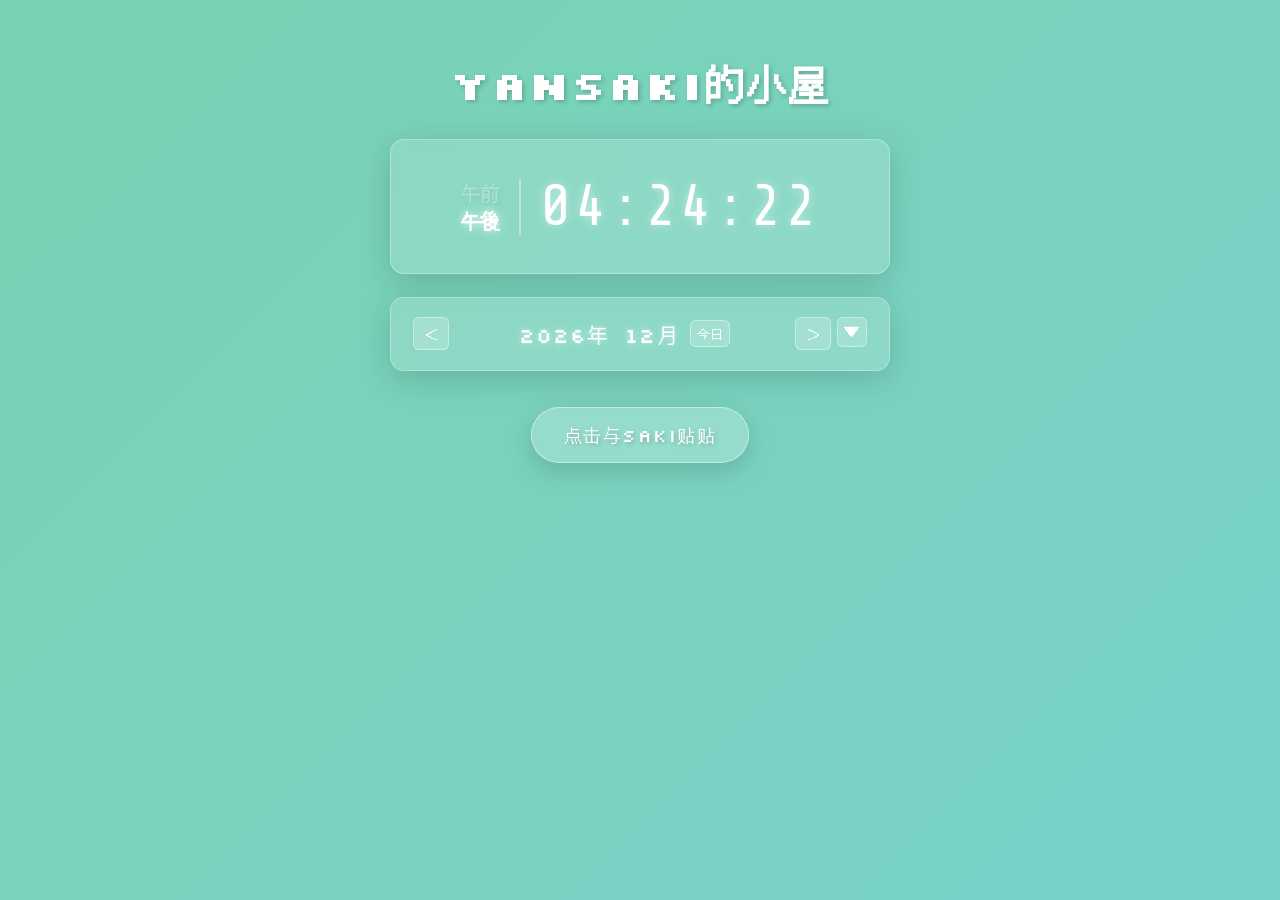
<file: gemini-code-1789390600262.html>
<!DOCTYPE html>
<html lang="zh-CN">
<head>
    <meta charset="UTF-8">
    <meta name="viewport" content="width=device-width, initial-scale=1.0">
    <title>YanSaki的小屋</title>
    <!-- 引入像素字体 (Silkscreen, ZCOOL Gaodeng) 和 晶体管数字字体 (Orbitron) -->
    <link rel="preconnect" href="https://fonts.googleapis.com">
    <link rel="preconnect" href="https://fonts.gstatic.com" crossorigin>
    <link href="https://fonts.googleapis.com/css2?family=DotGothic16&family=Share+Tech+Mono&family=Silkscreen&family=ZCOOL+Gaodeng&display=swap" rel="stylesheet">
    
    <style>
        :root {
            --color-1: #79d2b3;
            --color-2: #79d2ca;
            --color-3: #79c4d2;
            --color-4: #79aed2;
            --color-5: #7998d2;
        }

        /* 全局像素字体设置 */
        * {
            box-sizing: border-box;
            margin: 0;
            padding: 0;
            font-family: 'Silkscreen', 'DotGothic16', 'ZCOOL Gaodeng', monospace;
            user-select: none;
        }

        body {
            min-height: 100vh;
            min-height: 100dvh;
            background: linear-gradient(135deg, var(--color-1), var(--color-2), var(--color-3), var(--color-4), var(--color-5));
            background-size: 400% 400%;
            animation: gradientShift 15s ease infinite;
            display: flex;
            flex-direction: column;
            align-items: center;
            color: #ffffff;
            text-shadow: 2px 2px 4px rgba(0, 0, 0, 0.2);
            padding: 0 1rem 2.5rem 1rem;
        }

        @keyframes gradientShift {
            0% { background-position: 0% 50%; }
            50% { background-position: 100% 50%; }
            100% { background-position: 0% 50%; }
        }

        /* 顶部标题 */
        .title {
            margin-top: clamp(2rem, 6vh, 4rem); 
            font-size: clamp(1.5rem, 5vw, 2.5rem);
            text-align: center;
            letter-spacing: 2px;
            width: 100%;
        }

        /* 毛玻璃卡片基类 */
        .glass-card {
            background: rgba(255, 255, 255, 0.15);
            backdrop-filter: blur(8px);
            border-radius: 14px;
            box-shadow: 0 8px 32px 0 rgba(0, 0, 0, 0.15);
            border: 1px solid rgba(255, 255, 255, 0.3);
            overflow: hidden;
            width: 100%;
            max-width: 500px;
        }

        /* 时钟容器 */
        .clock-container {
            margin-top: clamp(1rem, 3vh, 2rem);
            height: clamp(90px, 15vh, 135px);
            display: flex;
            align-items: center;
            justify-content: center;
            padding: 0 1rem;
        }

        .period-box {
            display: flex;
            flex-direction: column;
            justify-content: center;
            font-size: clamp(0.9rem, 2.5vw, 1.25rem);
            line-height: 1.4;
            text-align: center;
            border-right: 2px solid rgba(255, 255, 255, 0.4);
            padding-right: clamp(0.6rem, 2vw, 1.2rem);
            margin-right: clamp(0.6rem, 2vw, 1.2rem);
            flex-shrink: 0;
        }

        .period-am, .period-pm {
            transition: opacity 0.3s ease;
        }
        
        .inactive { opacity: 0.3; }

        .active {
            opacity: 1;
            font-weight: bold;
            color: #fff;
            text-shadow: 0 0 8px rgba(255, 255, 255, 0.8);
        }

        /* 数字时钟：等宽晶体管字体，每个字符天然等宽，数字变化不跳动 */
        .digital-clock {
            font-family: 'Share Tech Mono', monospace;
            font-size: clamp(2rem, 7vw, 3.6rem);
            letter-spacing: clamp(1px, 0.8vw, 4px);
            color: #ffffff;
            text-shadow: 0 0 10px rgba(255, 255, 255, 0.5);

            display: inline-block;
            text-align: center;
            white-space: nowrap;
            flex-shrink: 0;
        }

        /* 日历容器 */
        .calendar-container {
            margin-top: clamp(1rem, 2.5vh, 1.5rem);
            padding: clamp(0.8rem, 2.5vw, 1.2rem);
            display: flex;
            flex-direction: column;
            align-items: center;
            transition: all 0.3s cubic-bezier(0.4, 0, 0.2, 1);
        }

        /* 日历头部控制栏 */
        .calendar-header {
            width: 100%;
            display: flex;
            align-items: center;
            justify-content: space-between;
            padding: 0 0.2rem;
        }

        .header-title-box {
            display: flex;
            align-items: center;
            gap: clamp(4px, 1.5vw, 8px);
        }

        .clickable-title {
            font-size: clamp(1rem, 3vw, 1.3rem);
            letter-spacing: 1px;
            color: #ffffff;
            text-shadow: 0 0 6px rgba(255, 255, 255, 0.6);
            cursor: pointer;
            padding: 2px 4px;
            border-radius: 4px;
            transition: background 0.2s ease;
        }

        .clickable-title:hover {
            background: rgba(255, 255, 255, 0.25);
        }

        .cal-btn {
            background: rgba(255, 255, 255, 0.2);
            border: 1px solid rgba(255, 255, 255, 0.4);
            color: #fff;
            padding: clamp(3px, 1vw, 5px) clamp(6px, 1.5vw, 10px);
            border-radius: 6px;
            cursor: pointer;
            font-size: clamp(0.75rem, 2vw, 0.9rem);
            transition: all 0.2s ease;
            outline: none;
        }

        .cal-btn:hover {
            background: rgba(255, 255, 255, 0.4);
            box-shadow: 0 0 8px rgba(255, 255, 255, 0.6);
        }

        .cal-btn:active {
            transform: scale(0.95);
        }

        .today-btn {
            font-size: clamp(0.7rem, 1.8vw, 0.8rem);
            padding: 3px 6px;
        }

        .toggle-btn {
            font-size: clamp(0.8rem, 2vw, 1rem);
            line-height: 1;
            display: flex;
            align-items: center;
            justify-content: center;
            width: 30px;
            height: 30px;
            padding: 0;
        }

        .toggle-icon {
            display: inline-block;
            transition: transform 0.35s cubic-bezier(0.4, 0, 0.2, 1);
        }

        .calendar-container.collapsed .toggle-icon {
            transform: rotate(-180deg);
        }

        /* 核心折叠动画 wrapper */
        .calendar-collapse-wrapper {
            display: grid;
            grid-template-rows: 0fr;
            transition: grid-template-rows 0.35s cubic-bezier(0.4, 0, 0.2, 1);
            width: 100%;
        }

        .calendar-container:not(.collapsed) .calendar-collapse-wrapper {
            grid-template-rows: 1fr;
        }

        .calendar-collapse-inner {
            overflow: hidden;
            width: 100%;
        }

        .calendar-body {
            width: 100%;
            height: clamp(250px, 35vh, 300px);
            margin-top: clamp(0.6rem, 2vh, 1rem);
            display: flex;
            align-items: center;
            justify-content: center;
            transition: opacity 0.25s ease-in-out, transform 0.25s ease-in-out;
            opacity: 1;
            transform: scale(1);
        }

        .calendar-container.collapsed .calendar-body {
            opacity: 0;
            transform: scale(0.95);
        }

        .calendar-body.fade-out {
            opacity: 0;
            transform: scale(0.96);
        }

        /* 网格视图结构 */
        .days-grid {
            width: 100%;
            display: grid;
            grid-template-columns: repeat(7, 1fr);
            gap: clamp(4px, 1.2vw, 8px);
            text-align: center;
        }

        .weekday-tag {
            font-size: clamp(0.75rem, 2vw, 0.95rem);
            font-weight: bold;
            opacity: 0.85;
            padding-bottom: 4px;
            border-bottom: 1px solid rgba(255, 255, 255, 0.3);
        }

        .weekday-tag.sun { color: #ff9e9e; }
        .weekday-tag.sat { color: #9ed2ff; }

        .day-cell {
            font-size: clamp(0.8rem, 2.2vw, 1rem);
            height: clamp(28px, 4.5vh, 36px);
            display: flex;
            align-items: center;
            justify-content: center;
            border-radius: 6px;
            transition: all 0.2s ease;
        }

        .day-cell.current-month:hover {
            background: rgba(255, 255, 255, 0.25);
            cursor: default;
        }

        .day-cell.other-month {
            opacity: 0.25;
        }

        .day-cell.today {
            background: rgba(255, 255, 255, 0.9);
            color: #3a7bd5;
            font-weight: bold;
            text-shadow: none;
            box-shadow: 0 0 12px rgba(255, 255, 255, 0.8);
        }

        .months-grid {
            width: 100%;
            height: 100%;
            display: grid;
            grid-template-columns: repeat(4, 1fr);
            gap: clamp(6px, 1.5vw, 12px);
            align-content: center;
        }

        .month-cell {
            display: flex;
            align-items: center;
            justify-content: center;
            background: rgba(255, 255, 255, 0.1);
            border: 1px solid rgba(255, 255, 255, 0.25);
            border-radius: 8px;
            font-size: clamp(0.85rem, 2.2vw, 1.1rem);
            cursor: pointer;
            transition: all 0.2s ease;
            height: clamp(40px, 7vh, 55px);
        }

        .month-cell:hover {
            background: rgba(255, 255, 255, 0.35);
            box-shadow: 0 0 10px rgba(255, 255, 255, 0.5);
        }

        .month-cell.selected {
            background: rgba(255, 255, 255, 0.85);
            color: #3a7bd5;
            font-weight: bold;
            text-shadow: none;
        }

        .years-grid {
            width: 100%;
            height: 100%;
            display: grid;
            grid-template-columns: repeat(3, 1fr);
            gap: clamp(8px, 1.8vw, 14px);
            align-content: center;
        }

        .year-cell {
            display: flex;
            align-items: center;
            justify-content: center;
            background: rgba(255, 255, 255, 0.1);
            border: 1px solid rgba(255, 255, 255, 0.25);
            border-radius: 8px;
            font-size: clamp(0.95rem, 2.5vw, 1.2rem);
            cursor: pointer;
            transition: all 0.2s ease;
            height: clamp(45px, 8vh, 60px);
        }

        .year-cell:hover {
            background: rgba(255, 255, 255, 0.35);
            box-shadow: 0 0 10px rgba(255, 255, 255, 0.5);
        }

        .year-cell.selected {
            background: rgba(255, 255, 255, 0.85);
            color: #3a7bd5;
            font-weight: bold;
            text-shadow: none;
        }

        /* 底部【点击与Saki贴贴】跳转按钮 */
        .hug-button {
            margin-top: clamp(1.5rem, 4vh, 2.5rem);
            display: inline-flex;
            align-items: center;
            justify-content: center;
            text-decoration: none;
            color: #ffffff;
            font-size: clamp(0.95rem, 2.5vw, 1.1rem);
            padding: 0.8em 1.8em;
            letter-spacing: 1.5px;
            background: rgba(255, 255, 255, 0.22);
            backdrop-filter: blur(10px);
            border: 1.5px solid rgba(255, 255, 255, 0.45);
            border-radius: 30px;
            box-shadow: 0 8px 24px rgba(0, 0, 0, 0.15);
            transition: all 0.3s cubic-bezier(0.4, 0, 0.2, 1);
            cursor: pointer;
        }

        .hug-button:hover {
            background: rgba(255, 255, 255, 0.38);
            border-color: rgba(255, 255, 255, 0.8);
            transform: translateY(-3px) scale(1.02);
            box-shadow: 0 12px 28px rgba(0, 0, 0, 0.25), 0 0 15px rgba(255, 255, 255, 0.5);
        }

        .hug-button:active {
            transform: translateY(0) scale(0.98);
            box-shadow: 0 4px 12px rgba(0, 0, 0, 0.2);
        }

        @media (max-width: 400px) {
            body { padding-left: 0.5rem; padding-right: 0.5rem; }
            .clock-container { padding: 0 0.5rem; }
            .period-box { margin-right: 0.5rem; padding-right: 0.5rem; }
        }
    </style>
</head>
<body>

    <h1 class="title">YanSaki的小屋</h1>

    <!-- 时钟卡片 -->
    <div class="clock-container glass-card">
        <div class="period-box">
            <span id="am-indicator" class="period-am">午前</span>
            <span id="pm-indicator" class="period-pm">午後</span>
        </div>
        <div id="clock" class="digital-clock">00:00:00</div>
    </div>

    <!-- 交互式日历卡片 (默认折叠) -->
    <div class="calendar-container glass-card collapsed" id="calendar-card">
        <div class="calendar-header">
            <button class="cal-btn" onclick="handlePrev()">＜</button>
            <div class="header-title-box">
                <span id="title-year" class="clickable-title" onclick="switchMode('year')">2026年</span>
                <span id="title-month" class="clickable-title" onclick="switchMode('month')">09月</span>
                <button class="cal-btn today-btn" onclick="resetToToday()">今日</button>
            </div>
            <div style="display: flex; gap: 6px;">
                <button class="cal-btn" onclick="handleNext()">＞</button>
                <button class="cal-btn toggle-btn" onclick="toggleCalendar()" title="展开/折叠日历">
                    <span class="toggle-icon">▲</span>
                </button>
            </div>
        </div>
        
        <!-- 动画折叠外层容器 -->
        <div class="calendar-collapse-wrapper">
            <div class="calendar-collapse-inner">
                <div class="calendar-body" id="calendar-body">
                    <!-- JS 动态渲染 -->
                </div>
            </div>
        </div>
    </div>

    <!-- 底部居中贴贴按钮 -->
    <a href="https://discord.gg/7uTWKYv36w" target="_blank" rel="noopener noreferrer" class="hug-button">
        点击与Saki贴贴
    </a>

    <script>
        // 时钟逻辑
        function updateClock() {
            const now = new Date();
            let hours = now.getHours();
            const minutes = String(now.getMinutes()).padStart(2, '0');
            const seconds = String(now.getSeconds()).padStart(2, '0');

            const amIndicator = document.getElementById('am-indicator');
            const pmIndicator = document.getElementById('pm-indicator');

            if (hours < 12) {
                amIndicator.className = 'period-am active';
                pmIndicator.className = 'period-pm inactive';
            } else {
                amIndicator.className = 'period-am inactive';
                pmIndicator.className = 'period-pm active';
            }

            hours = hours % 12;
            hours = hours ? hours : 12;
            const formattedHours = String(hours).padStart(2, '0');

            // 等宽字体保证每个字符宽度一致，直接改文本即可，不跳动
            document.getElementById('clock').textContent = `${formattedHours}:${minutes}:${seconds}`;
        }

        // 日历状态
        let currentMode = 'day'; 
        let viewYear = new Date().getFullYear();
        let viewMonth = new Date().getMonth();

        // 切换折叠/展开
        function toggleCalendar() {
            const card = document.getElementById('calendar-card');
            card.classList.toggle('collapsed');
        }

        // 动画更新视图
        function updateCalendarView(actionCallback) {
            const card = document.getElementById('calendar-card');
            if (card.classList.contains('collapsed')) {
                card.classList.remove('collapsed');
            }

            const body = document.getElementById('calendar-body');
            body.classList.add('fade-out');

            setTimeout(() => {
                if (actionCallback) actionCallback();
                renderCalendar();
                body.classList.remove('fade-out');
            }, 200);
        }

        function switchMode(targetMode) {
            updateCalendarView(() => {
                if (currentMode === targetMode) {
                    currentMode = 'day';
                } else {
                    currentMode = targetMode;
                }
            });
        }

        // 视图渲染
        function renderCalendar() {
            document.getElementById('title-year').textContent = `${viewYear}年`;
            document.getElementById('title-month').textContent = `${String(viewMonth + 1).padStart(2, '0')}月`;

            const body = document.getElementById('calendar-body');
            body.innerHTML = '';

            if (currentMode === 'day') {
                renderDaysView(body);
            } else if (currentMode === 'month') {
                renderMonthsView(body);
            } else if (currentMode === 'year') {
                renderYearsView(body);
            }
        }

        // 1. 日视图
        function renderDaysView(container) {
            const grid = document.createElement('div');
            grid.className = 'days-grid';

            const weekdays = [
                { name: '日', class: 'sun' },
                { name: '月', class: '' },
                { name: '火', class: '' },
                { name: '水', class: '' },
                { name: '木', class: '' },
                { name: '金', class: '' },
                { name: '土', class: 'sat' }
            ];

            weekdays.forEach(w => {
                const tag = document.createElement('div');
                tag.className = `weekday-tag ${w.class}`.trim();
                tag.textContent = w.name;
                grid.appendChild(tag);
            });

            const realNow = new Date();
            const realYear = realNow.getFullYear();
            const realMonth = realNow.getMonth();
            const realDate = realNow.getDate();

            const firstDayOfMonth = new Date(viewYear, viewMonth, 1);
            const lastDayOfMonth = new Date(viewYear, viewMonth + 1, 0);

            const startWeekday = firstDayOfMonth.getDay(); 
            const totalDays = lastDayOfMonth.getDate();

            const prevMonthLastDay = new Date(viewYear, viewMonth, 0).getDate();
            for (let i = startWeekday - 1; i >= 0; i--) {
                const cell = document.createElement('div');
                cell.className = 'day-cell other-month';
                cell.textContent = prevMonthLastDay - i;
                grid.appendChild(cell);
            }

            for (let day = 1; day <= totalDays; day++) {
                const cell = document.createElement('div');
                cell.className = 'day-cell current-month';
                cell.textContent = day;

                if (viewYear === realYear && viewMonth === realMonth && day === realDate) {
                    cell.classList.add('today');
                }

                grid.appendChild(cell);
            }

            const currentTotalCells = grid.children.length - 7;
            const nextMonthDays = (currentTotalCells % 7 === 0) ? 0 : 7 - (currentTotalCells % 7);
            for (let i = 1; i <= nextMonthDays; i++) {
                const cell = document.createElement('div');
                cell.className = 'day-cell other-month';
                cell.textContent = i;
                grid.appendChild(cell);
            }

            container.appendChild(grid);
        }

        // 2. 月份视图
        function renderMonthsView(container) {
            const grid = document.createElement('div');
            grid.className = 'months-grid';

            for (let m = 0; m < 12; m++) {
                const cell = document.createElement('div');
                cell.className = 'month-cell';
                if (m === viewMonth) {
                    cell.classList.add('selected');
                }
                cell.textContent = `${String(m + 1).padStart(2, '0')}月`;
                cell.onclick = () => {
                    updateCalendarView(() => {
                        viewMonth = m;
                        currentMode = 'day';
                    });
                };
                grid.appendChild(cell);
            }

            container.appendChild(grid);
        }

        // 3. 年份视图
        function renderYearsView(container) {
            const grid = document.createElement('div');
            grid.className = 'years-grid';

            const startYear = viewYear - 4;

            for (let i = 0; i < 9; i++) {
                const y = startYear + i;
                const cell = document.createElement('div');
                cell.className = 'year-cell';
                if (y === viewYear) {
                    cell.classList.add('selected');
                }
                cell.textContent = `${y}年`;
                cell.onclick = () => {
                    updateCalendarView(() => {
                        viewYear = y;
                        currentMode = 'month';
                    });
                };
                grid.appendChild(cell);
            }

            container.appendChild(grid);
        }

        // 左右切换逻辑
        function handlePrev() {
            updateCalendarView(() => {
                if (currentMode === 'day') {
                    viewMonth--;
                    if (viewMonth < 0) {
                        viewMonth = 11;
                        viewYear--;
                    }
                } else if (currentMode === 'month') {
                    viewYear--;
                } else if (currentMode === 'year') {
                    viewYear -= 9;
                }
            });
        }

        function handleNext() {
            updateCalendarView(() => {
                if (currentMode === 'day') {
                    viewMonth++;
                    if (viewMonth > 11) {
                        viewMonth = 0;
                        viewYear++;
                    }
                } else if (currentMode === 'month') {
                    viewYear++;
                } else if (currentMode === 'year') {
                    viewYear += 9;
                }
            });
        }

        function resetToToday() {
            updateCalendarView(() => {
                const now = new Date();
                viewYear = now.getFullYear();
                viewMonth = now.getMonth();
                currentMode = 'day';
            });
        }

        // 初始化
        updateClock();
        renderCalendar();

        setInterval(updateClock, 1000);
    </script>
</body>
</html>
</file>
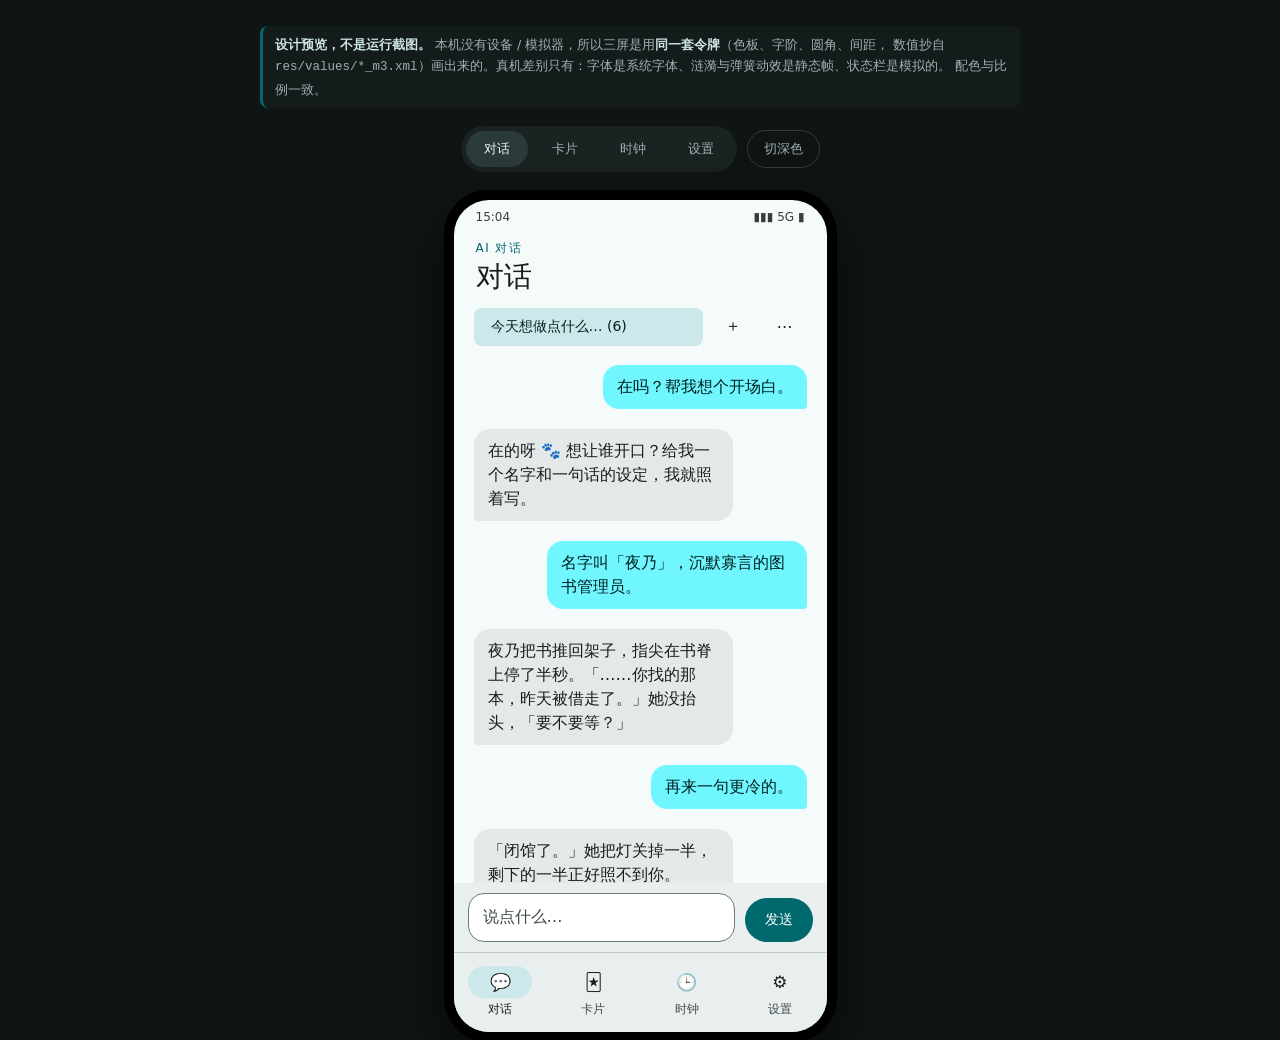
<file: android/preview/nativeui.html>
<!doctype html>
<html lang="zh-CN">
<head>
<meta charset="utf-8">
<meta name="viewport" content="width=device-width,initial-scale=1">
<title>新界面 · 设计预览（M3 Expressive）</title>
<!--
  ⚠⚠ 这是**设计预览**，不是运行截图。
     本机没有设备/模拟器，`verify.sh` 只能证明「类编进 dex 了、注入脚本装进去了、
     清单里声明了 Activity」，证明不了「跑起来长这样」。
     所以这里用**同一套令牌**（色板 / 字阶 / 圆角 / 间距，数值抄自 res/values/*_m3.xml）
     把三屏画一遍，好让人先看长相、先提意见，而不是等装上手机才发现不对。
     ⇒ 它和真机的差别：字体是系统字体（真机是 Roboto/思源）、涟漪和弹簧动效只有静态帧、
       状态栏是模拟的。布局比例与配色是一致的。
-->
<style>
  :root{
    --primary:#00696E; --on-primary:#FFFFFF; --primary-container:#6FF6FE;
    --on-primary-container:#002021;
    --secondary:#4A6365; --secondary-container:#CCE8EA; --on-secondary-container:#051F21;
    --tertiary:#4B607C; --tertiary-container:#D3E4FF; --on-tertiary-container:#041C35;
    --surface:#F5FAFA; --on-surface:#171D1D; --on-surface-variant:#3F4949;
    --surface-low:#EFF5F5; --surface-c:#E9EFEF; --surface-high:#E3E9E9;
    --outline:#6F797A; --outline-variant:#BEC8C9;
    --shadow:0 1px 3px rgba(0,0,0,.10), 0 1px 2px rgba(0,0,0,.06);
  }
  body.dark{
    --primary:#4CD9E1; --on-primary:#003739; --primary-container:#004F53;
    --on-primary-container:#6FF6FE;
    --secondary:#B0CCCE; --secondary-container:#324B4D; --on-secondary-container:#CCE8EA;
    --tertiary:#B3C8E8; --tertiary-container:#334863; --on-tertiary-container:#D3E4FF;
    --surface:#0E1515; --on-surface:#DDE4E4; --on-surface-variant:#BEC8C9;
    --surface-low:#171D1D; --surface-c:#1B2121; --surface-high:#252B2B;
    --outline:#899393; --outline-variant:#3F4949;
    --shadow:0 1px 3px rgba(0,0,0,.5);
  }
  *{box-sizing:border-box}
  html,body{margin:0;height:100%}
  body{
    background:#0f1414;color:#e6eded;
    font-family:"Noto Sans SC","PingFang SC","Microsoft YaHei",system-ui,sans-serif;
    display:flex;flex-direction:column;align-items:center;gap:18px;
    padding:26px 16px 40px;
  }
  .banner{
    max-width:760px;font-size:12.5px;line-height:1.7;color:#9fb0b0;
    border-left:3px solid var(--primary);padding:8px 12px;background:#141b1b;border-radius:8px;
  }
  .banner b{color:#cfe6e6}
  .bar{display:flex;gap:10px;align-items:center;flex-wrap:wrap;justify-content:center}
  .tabs{display:flex;gap:6px;background:#1a2222;padding:5px;border-radius:999px}
  .tabs button{
    border:0;background:transparent;color:#9fb0b0;padding:9px 18px;border-radius:999px;
    font-size:13px;cursor:pointer;font-family:inherit;
  }
  .tabs button.on{background:#2b3a3a;color:#eaf6f6}
  .ghost{
    border:1px solid #2f3d3d;background:transparent;color:#9fb0b0;border-radius:999px;
    padding:9px 16px;font-size:13px;cursor:pointer;font-family:inherit;
  }

  /* ---------- 手机框 ---------- */
  .phone{
    width:393px;height:852px;border-radius:44px;background:#000;
    padding:10px;box-shadow:0 24px 60px rgba(0,0,0,.55);position:relative;
  }
  .screen{
    width:100%;height:100%;border-radius:35px;overflow:hidden;
    background:var(--surface);color:var(--on-surface);
    display:flex;flex-direction:column;position:relative;
  }
  .status{
    height:34px;display:flex;align-items:center;justify-content:space-between;
    padding:0 22px;font-size:12px;color:var(--on-surface);opacity:.85;flex:0 0 auto;
  }

  /* ---------- 大标题顶栏 ---------- */
  .appbar{padding:6px 22px 10px;flex:0 0 auto}
  .kickerrow{display:flex;align-items:center;gap:6px}
  .backbtn{
    width:40px;height:40px;margin-left:-8px;display:flex;align-items:center;justify-content:center;
    font-size:22px;color:var(--primary);border-radius:999px;
  }
  .kicker{
    font-size:12px;letter-spacing:.12em;text-transform:uppercase;
    color:var(--primary);font-weight:500;
  }
  .title{font-size:28px;line-height:1.28;margin-top:2px;font-weight:500}

  /* ---------- 内容 ---------- */
  .content{flex:1 1 auto;overflow:auto;padding:0 20px 26px}
  .content::-webkit-scrollbar{width:0}
  .card{
    background:var(--surface-low);border-radius:28px;padding:18px;box-shadow:var(--shadow);
  }
  .card+.card{margin-top:12px}
  .section{
    color:var(--primary);font-size:14px;font-weight:500;padding:22px 4px 8px;
  }
  .hint{font-size:12px;line-height:1.6;color:var(--on-surface-variant);padding:6px 4px 2px}

  .label-m{font-size:12px;font-weight:500;color:var(--on-surface-variant);letter-spacing:.02em}
  .body-l{font-size:16px;line-height:1.5}
  .body-m{font-size:14px;line-height:1.5;color:var(--on-surface-variant)}
  .title-m{font-size:16px;font-weight:500;line-height:1.5}
  .title-s{font-size:14px;font-weight:500}

  /* 时钟 */
  .zone{font-size:12px;letter-spacing:.1em;text-transform:uppercase;color:var(--primary);font-weight:500}
  .bigtime{
    font-family:"SF Mono",Consolas,monospace;font-size:52px;line-height:1.1;
    letter-spacing:-.02em;margin-top:4px;
  }
  .bigdate{font-size:16px;color:var(--on-surface-variant);margin-top:6px}
  .chips{display:flex;gap:8px;overflow:auto;padding:2px 0 4px}
  .chips::-webkit-scrollbar{height:0}
  .chip{
    flex:0 0 auto;border-radius:8px;border:1px solid var(--outline);
    padding:9px 16px;font-size:14px;font-weight:500;color:var(--on-surface);white-space:nowrap;
  }
  .chip.on{background:var(--secondary-container);border-color:transparent;color:var(--on-secondary-container)}
  .zrow{display:flex;align-items:center;padding:7px 6px;font-size:16px}
  .zrow span:first-child{flex:1}
  .zrow span:last-child{font-family:"SF Mono",Consolas,monospace;font-size:16px;font-weight:500}

  /* 表单 */
  .field{
    background:#fff;border:1px solid var(--outline);border-radius:16px;
    padding:8px 14px 10px;margin-top:12px;
  }
  body.dark .field{background:#090F0F}
  .field .label-m{margin-bottom:2px}
  .field .val{font-size:16px;line-height:1.5}
  .field .val.dim{color:var(--on-surface-variant)}
  .fieldrow{display:flex;align-items:center;gap:8px}
  .fieldrow .val{flex:1}
  .link{color:var(--primary);font-size:14px;font-weight:500;cursor:pointer}

  .seekwrap{display:flex;align-items:center;gap:12px;margin-top:10px}
  .seek{flex:1;height:4px;border-radius:2px;background:var(--outline-variant);position:relative}
  .seek i{position:absolute;left:0;top:0;bottom:0;width:35%;border-radius:2px;background:var(--primary)}
  .seek b{
    position:absolute;left:35%;top:50%;width:18px;height:18px;margin:-9px 0 0 -9px;
    border-radius:50%;background:var(--primary);
  }
  .switch{
    width:52px;height:32px;border-radius:999px;background:var(--secondary);
    position:relative;flex:0 0 auto;
  }
  .switch i{
    position:absolute;left:6px;top:6px;width:20px;height:20px;border-radius:50%;
    background:#fff;transition:.2s;
  }
  .switch.on{background:var(--primary)}
  .switch.on i{left:26px}

  .btn{
    margin-top:20px;height:52px;border-radius:999px;background:var(--primary);
    color:var(--on-primary);display:flex;align-items:center;justify-content:center;
    font-size:14px;font-weight:500;
  }
  .btn.tonal{background:var(--secondary-container);color:var(--on-secondary-container)}

  /* 设置 */
  .row{display:flex;align-items:center;padding:6px 0;font-size:16px}
  .row span:first-child{flex:1;color:var(--on-surface-variant)}
  .row span:last-child{font-size:16px;font-weight:500}
  .divider{height:1px;background:var(--outline-variant);margin:12px 0}
  .item{padding:14px;border-radius:16px;font-size:16px}

  /* ---------- 底部导航 ---------- */
  .navbar{
    flex:0 0 auto;height:80px;background:var(--surface-c);
    border-top:1px solid var(--outline-variant);
    display:flex;align-items:center;
  }
  .navitem{flex:1;display:flex;flex-direction:column;align-items:center;justify-content:center;gap:3px}
  .indicator{
    width:64px;height:32px;border-radius:999px;display:flex;align-items:center;justify-content:center;
    font-size:17px;
  }
  .navitem.on .indicator{background:var(--secondary-container)}
  .navitem .ico{font-size:17px;filter:grayscale(.15)}
  .navitem .nm{font-size:12px;font-weight:500;color:var(--on-surface-variant)}
  .navitem.on .nm{color:var(--on-surface)}
  /* ---------- 对话 ---------- */
  /* ⚠ 聊天那一屏要「消息区滚动、输入栏固定」，所以它是 flex column；
     而 `.hidden` 必须能盖掉 `display:flex` —— 否则切走之后它还看得见。
     真机上踩过同一类坑（`el.hidden = true` 被同权重的 display:flex 盖掉，
     **无效且不报错**），这里用 !important 一次性钉死。 */
  .pane-chat{display:flex;flex-direction:column;overflow:hidden;padding:0}
  .chatbar{display:flex;align-items:center;gap:8px;padding:0 20px 10px}
  .iconbtn{
    width:44px;height:44px;display:flex;align-items:center;justify-content:center;
    font-size:16px;color:var(--on-surface);border-radius:999px;
  }
  .bubblewrap{flex:1 1 auto;overflow:auto;padding:0 20px 12px}
  .bubblewrap::-webkit-scrollbar{width:0}
  .row{display:flex;margin-bottom:8px}
  .row.right{justify-content:flex-end}
  .bubble{
    max-width:78%;padding:10px 14px;font-size:16px;line-height:1.5;border-radius:16px;
    white-space:pre-wrap;word-break:break-word;
  }
  .bubble.user{
    background:var(--primary-container);color:var(--on-primary-container);
    border-bottom-right-radius:4px;
  }
  .bubble.ai{
    background:var(--surface-high);color:var(--on-surface);
    border-bottom-left-radius:4px;
  }
  .inputbar{
    flex:0 0 auto;display:flex;align-items:flex-end;gap:10px;
    background:var(--surface-c);padding:10px 14px;
  }
  .inputbox{
    flex:1;background:var(--surface-container-lowest,#fff);border:1px solid var(--outline);
    border-radius:16px;padding:13px 14px;font-size:16px;color:var(--on-surface-variant);
  }
  body.dark .inputbox{background:#090F0F}
  .sendbtn{
    background:var(--primary);color:var(--on-primary);border-radius:999px;
    padding:13px 20px;font-size:14px;font-weight:500;white-space:nowrap;
  }

  .hidden{display:none !important}
</style>
</head>
<body>

<div class="banner">
  <b>设计预览，不是运行截图。</b> 本机没有设备 / 模拟器，所以三屏是用<b>同一套令牌</b>（色板、字阶、圆角、间距，
  数值抄自 <code>res/values/*_m3.xml</code>）画出来的。真机差别只有：字体是系统字体、涟漪与弹簧动效是静态帧、状态栏是模拟的。
  配色与比例一致。
</div>

<div class="bar">
  <div class="tabs">
    <button data-tab="0" class="on">对话</button>
    <button data-tab="1">卡片</button>
    <button data-tab="2">时钟</button>
    <button data-tab="3">设置</button>
  </div>
  <button class="ghost" id="theme">切深色</button>
</div>

<div class="phone">
  <div class="screen">
    <div class="status"><span>15:04</span><span>▮▮▮ 5G ▮</span></div>

    <div class="appbar">
      <div class="kickerrow">
        <div class="backbtn hidden" id="backbtn">←</div>
        <div class="kicker" id="kicker">AI 对话</div>
      </div>
      <div class="title" id="ptitle">对话</div>
    </div>

    <!-- ================= 对话 ================= -->
    <div class="content pane-chat" id="pane0">
      <div class="chatbar">
        <div class="chip on" style="flex:1;overflow:hidden;text-overflow:ellipsis">今天想做点什么…  (6)</div>
        <div class="iconbtn">＋</div>
        <div class="iconbtn">⋯</div>
      </div>

      <div class="bubblewrap">
        <div class="row right"><div class="bubble user">在吗？帮我想个开场白。</div></div>
        <div class="row"><div class="bubble ai">在的呀 🐾 想让谁开口？给我一个名字和一句话的设定，我就照着写。</div></div>
        <div class="row right"><div class="bubble user">名字叫「夜乃」，沉默寡言的图书管理员。</div></div>
        <div class="row"><div class="bubble ai">夜乃把书推回架子，指尖在书脊上停了半秒。「……你找的那本，昨天被借走了。」她没抬头，「要不要等？」</div></div>
        <div class="row right"><div class="bubble user">再来一句更冷的。</div></div>
        <div class="row"><div class="bubble ai">「闭馆了。」她把灯关掉一半，剩下的一半正好照不到你。</div></div>
      </div>

      <div class="inputbar">
        <div class="inputbox">说点什么…</div>
        <div class="sendbtn">发送</div>
      </div>
    </div>

    <!-- ================= 角色卡编写器 ================= -->
    <div class="content hidden" id="pane1">
      <div class="chips" style="padding-bottom:8px">
        <div class="chip on">首页</div>
        <div class="chip">名字</div>
        <div class="chip">类型</div>
        <div class="chip">角色描述</div>
        <div class="chip">系统提示词</div>
        <div class="chip">元信息</div>
        <div class="chip" style="opacity:.62">AI 助手</div>
        <div class="chip">世界书</div>
        <div class="chip">开场白</div>
        <div class="chip" style="opacity:.62">正则</div>
        <div class="chip" style="opacity:.62">酒馆助手</div>
        <div class="chip" style="opacity:.62">MVU</div>
        <div class="chip" style="opacity:.62">状态栏</div>
        <div class="chip" style="opacity:.62">Code</div>
        <div class="chip">人设生成器</div>
        <div class="chip">导出</div>
      </div>

      <div class="section">名字</div>
      <div class="card">
        <div class="field" style="margin-top:0">
          <div class="label-m">角色名</div>
          <div class="val">夜乃</div>
        </div>
        <div class="field">
          <div class="label-m">昵称（V3 才有）</div>
          <div class="val dim">小夜</div>
        </div>
      </div>

      <div class="section">角色描述</div>
      <div class="card">
        <div class="field" style="margin-top:0">
          <div class="label-m">description —— 她是谁</div>
          <div class="val" style="line-height:1.5">市立图书馆的夜班管理员。话少，记得每一本书的位置。</div>
        </div>
      </div>

      <div class="hint">⚠ 正则 / 酒馆助手 / MVU / 状态栏 / Code / AI 助手 这六页还没搬成原生（预览里是灰的），点进去会给一个「在旧界面打开」的入口。</div>
    </div>

    <div class="content hidden" id="pane2">
      <div class="card" style="padding:24px 22px">
        <div class="zone" id="zoneName">本地</div>
        <div class="bigtime" id="bigtime">15:04:27</div>
        <div class="bigdate" id="bigdate">2026年11月8日 星期日</div>
      </div>

      <div class="section">世界时间</div>
      <div class="chips" id="chips">
        <div class="chip on" data-z="-1">本地</div>
        <div class="chip" data-z="0">东京</div>
        <div class="chip" data-z="1">纽约</div>
        <div class="chip" data-z="2">伦敦</div>
        <div class="chip" data-z="3">洛杉矶</div>
      </div>
      <div style="margin-top:12px" id="zrows"></div>

      <div class="hint">这里的时间跟着系统时区与系统时间走，和网页版各自独立显示，不共享状态。</div>
    </div>

    <div class="content hidden" id="pane3">
      <div class="section">接口</div>
      <div class="card" style="padding:8px">
        <div class="item" id="openapi" style="display:flex;align-items:center;gap:12px">
          <div style="flex:1">
            <div>接口配置</div>
            <div class="body-m" style="font-size:12px;margin-top:2px">openai · gpt-4o-mini</div>
          </div>
          <div style="color:var(--on-surface-variant);font-size:20px">›</div>
        </div>
      </div>

      <div class="section">关于</div>
      <div class="card">
        <div class="row"><span>版本</span><span>1.6</span></div>
        <div class="divider"></div>
        <div class="row"><span>本地镜像条目</span><span>37</span></div>
      </div>

      <div class="section">外观</div>
      <div class="card">
        <div class="body-m">新界面用 Material 3 Expressive 的色板；网页版有它自己的一整套皮肤，两边互不影响。</div>
      </div>

      <div class="section">还没迁过来的功能</div>
      <div class="hint">下面这些仍然在网页界面里，点一下直接跳过去。迁完一个就删一条。</div>
      <div class="card" style="padding:8px">
        <div class="item">🤖 AI 对话</div>
        <div class="item">🃏 角色卡编写器</div>
        <div class="item">🕹 街机小游戏</div>
      </div>

      <div class="btn tonal">打开完整旧界面</div>
    </div>

    <!-- 二级页：从「设置 → 接口配置」点进来。⚠ 藏掉底部导航、顶栏出现返回箭头。 -->
    <div class="content hidden" id="pane-api">
      <div class="section">连接</div>
      <div class="card">
        <!-- 服务商：下拉选择（点开是 PopupMenu，19 家一次列出来） -->
        <div class="field" style="margin-top:0">
          <div style="display:flex;align-items:center">
            <div style="flex:1">
              <div class="label-m">服务商</div>
              <div class="val">OpenAI</div>
            </div>
            <div style="color:var(--on-surface-variant);font-size:16px">▾</div>
          </div>
        </div>
        <div class="field"><div class="label-m">接口地址</div><div class="val">https://api.openai.com/v1</div></div>
        <div class="field">
          <div class="fieldrow">
            <div style="flex:1">
              <div class="label-m">密钥</div>
              <div class="val dim">••••••••••••••••••••</div>
            </div>
            <div class="link">显示</div>
          </div>
        </div>
      </div>

      <div class="section">模型</div>
      <div class="card">
        <div class="field" style="margin-top:0"><div class="label-m">模型</div><div class="val">gpt-4o-mini</div></div>
      </div>

      <div class="section">生成参数</div>
      <div class="card">
        <div style="display:flex;align-items:center">
          <div class="label-m" style="flex:1">温度</div>
          <div class="title-m" style="color:var(--primary)">0.7</div>
        </div>
        <div class="seekwrap"><div class="seek"><i></i><b></b></div></div>
        <div class="field"><div class="label-m">最大输出 token</div><div class="val">1024</div></div>
        <div style="display:flex;align-items:center;padding-top:12px">
          <div class="body-l" style="flex:1">流式输出</div>
          <div class="switch on"><i></i></div>
        </div>
      </div>

      <div class="btn">保存并同步</div>
      <div class="hint">这份配置就是网页版「🔌 API 全局配置」的那一份（同一个键 apiGlobalCfg），改完两边一致。</div>
    </div>

    <div class="navbar">
      <div class="navitem on" data-nav="0"><div class="indicator">💬</div><div class="nm">对话</div></div>
      <div class="navitem" data-nav="1"><div class="indicator">🃏</div><div class="nm">卡片</div></div>
      <div class="navitem" data-nav="2"><div class="indicator">🕒</div><div class="nm">时钟</div></div>
      <div class="navitem" data-nav="3"><div class="indicator">⚙️</div><div class="nm">设置</div></div>
    </div>
  </div>
</div>

<script>
  var ZONES = [
    ['东京', 9], ['纽约', -5], ['伦敦', 0], ['洛杉矶', -8]
  ];
  var TITLES = ['对话', '卡片', '时钟', '设置'];
  var KICKERS = ['AI 对话', '角色卡编写器', 'Material 3 · Expressive', '关于与入口'];
  var picked = -1;

  function pad(n) { return n < 10 ? '0' + n : '' + n; }

  function renderClock() {
    var now = new Date();
    var off = picked < 0 ? -now.getTimezoneOffset() / 60 : ZONES[picked][1];
    var t = new Date(now.getTime() + (off * 60 + now.getTimezoneOffset()) * 60000);
    document.getElementById('bigtime').textContent =
      pad(t.getHours()) + ':' + pad(t.getMinutes()) + ':' + pad(t.getSeconds());
    document.getElementById('zoneName').textContent = picked < 0 ? '本地' : ZONES[picked][0];

    var rows = '';
    for (var i = 0; i < ZONES.length; i++) {
      var tt = new Date(now.getTime() + (ZONES[i][1] * 60 + now.getTimezoneOffset()) * 60000);
      rows += '<div class="zrow"><span>' + ZONES[i][0] + '</span><span>' +
        pad(tt.getHours()) + ':' + pad(tt.getMinutes()) + '</span></div>';
    }
    document.getElementById('zrows').innerHTML = rows;
  }

  function showTab(i) {
    closeApi();
    for (var k = 0; k < 4; k++) {
      document.getElementById('pane' + k).classList.toggle('hidden', k !== i);
      document.querySelector('[data-nav="' + k + '"]').classList.toggle('on', k === i);
      document.querySelector('[data-tab="' + k + '"]').classList.toggle('on', k === i);
    }
    document.getElementById('ptitle').textContent = TITLES[i];
    document.getElementById('kicker').textContent = KICKERS[i];
  }

  document.querySelectorAll('[data-nav],[data-tab]').forEach(function (el) {
    el.addEventListener('click', function () {
      showTab(parseInt(el.getAttribute('data-nav') || el.getAttribute('data-tab'), 10));
    });
  });

  document.getElementById('chips').addEventListener('click', function (e) {
    var c = e.target.closest('.chip');
    if (!c) return;
    picked = parseInt(c.getAttribute('data-z'), 10);
    document.querySelectorAll('#chips .chip').forEach(function (x) {
      x.classList.toggle('on', x === c);
    });
    renderClock();
  });

  document.getElementById('theme').addEventListener('click', function () {
    document.body.classList.toggle('dark');
    this.textContent = document.body.classList.contains('dark') ? '切浅色' : '切深色';
  });

  // ---------- 二级页：设置 → 接口配置 ----------
  // ⚠ 二级页会藏掉底部导航并显示返回箭头 —— 它是「进到设置里面」，不是并列的选项卡。
  function openApi() {
    document.getElementById('pane3').classList.add('hidden');
    document.getElementById('pane-api').classList.remove('hidden');
    document.querySelector('.navbar').style.display = 'none';
    document.getElementById('backbtn').classList.remove('hidden');
    document.getElementById('ptitle').textContent = '接口';
    document.getElementById('kicker').textContent = 'API 全局配置';
    document.querySelectorAll('.tabs button').forEach(function (b) { b.classList.remove('on'); });
  }

  function closeApi() {
    var api = document.getElementById('pane-api');
    if (!api || api.classList.contains('hidden')) return;
    api.classList.add('hidden');
    document.querySelector('.navbar').style.display = '';
    document.getElementById('backbtn').classList.add('hidden');
    document.getElementById('ptitle').textContent = TITLES[2];
    document.getElementById('kicker').textContent = KICKERS[2];
    document.querySelector('[data-tab="3"]').classList.add('on');
    document.getElementById('pane3').classList.remove('hidden');
  }

  document.getElementById('openapi').addEventListener('click', openApi);
  document.getElementById('backbtn').addEventListener('click', closeApi);

  renderClock();
  setInterval(renderClock, 1000);
</script>
</body>
</html>
</file>
